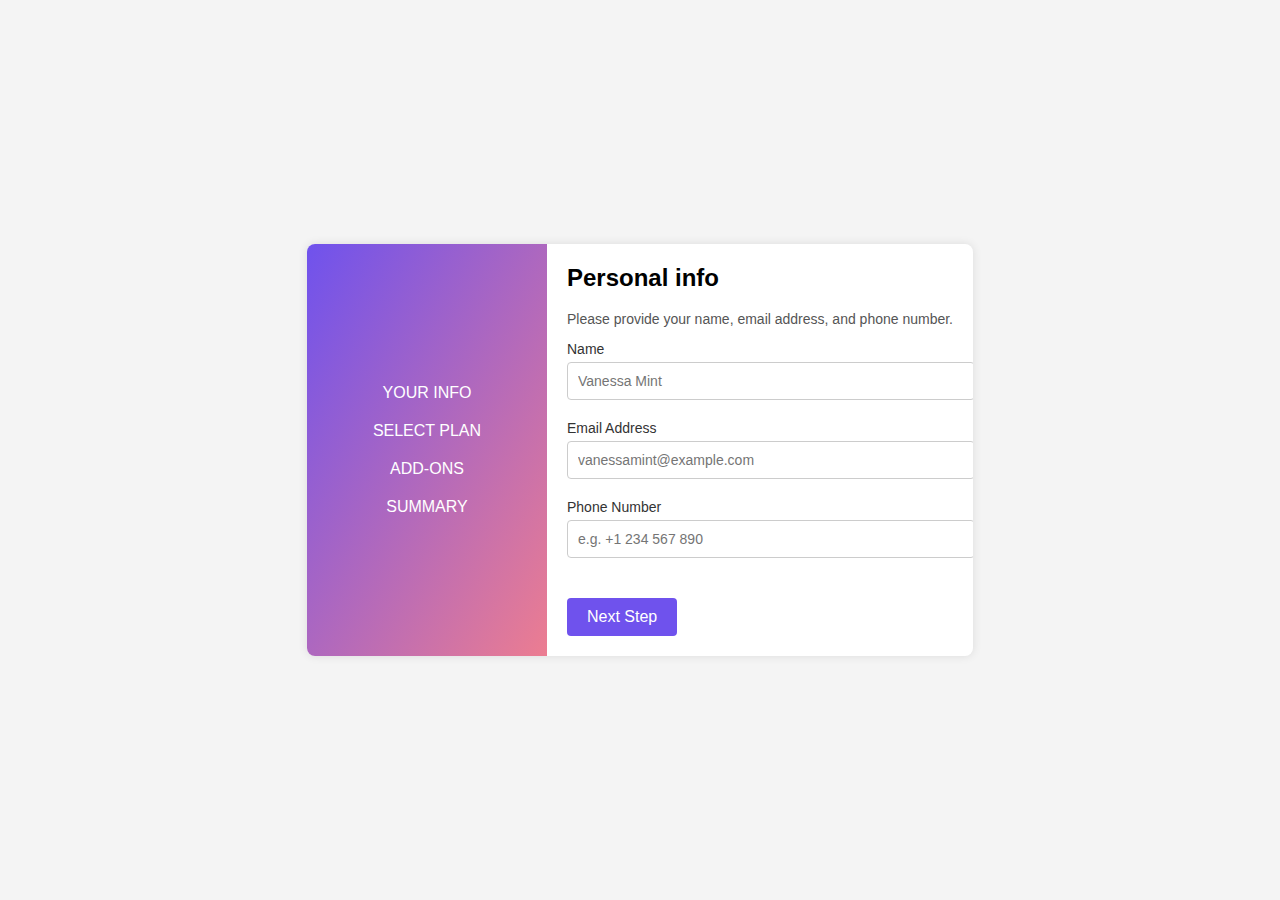
<file: index.html>
<!DOCTYPE html>
<html lang="en">
<head>
    <meta charset="UTF-8">
    <meta name="viewport" content="width=device-width, initial-scale=1.0">
    <title>Personal Info Form</title>
    <link rel="stylesheet" href="index.css">
</head>
<body>
    <div class="container">
        <div class="sidebar">
            <ol>
                <li>YOUR INFO</li>
                <li>SELECT PLAN</li>
                <li>ADD-ONS</li>
                <li>SUMMARY</li>
            </ol>
        </div>
        <div class="form-container">
            <h2>Personal info</h2>
            <p>Please provide your name, email address, and phone number.</p>
            <form>
                <div class="form-group">
                    <label for="name">Name</label>
                    <input type="text" id="name" placeholder="Vanessa Mint">
                </div>
                <div class="form-group">
                    <label for="email">Email Address</label>
                    <input type="email" id="email" placeholder="vanessamint@example.com">
                </div>
                <div class="form-group">
                    <label for="phone">Phone Number</label>
                    <input type="tel" id="phone" placeholder="e.g. +1 234 567 890">
                    <span class="error">This field is required</span>
                </div>
                <a href="plan.html" class="next-step">Next Step</a>
            </form>
        </div>
    </div>
</body>
</html>
</file>
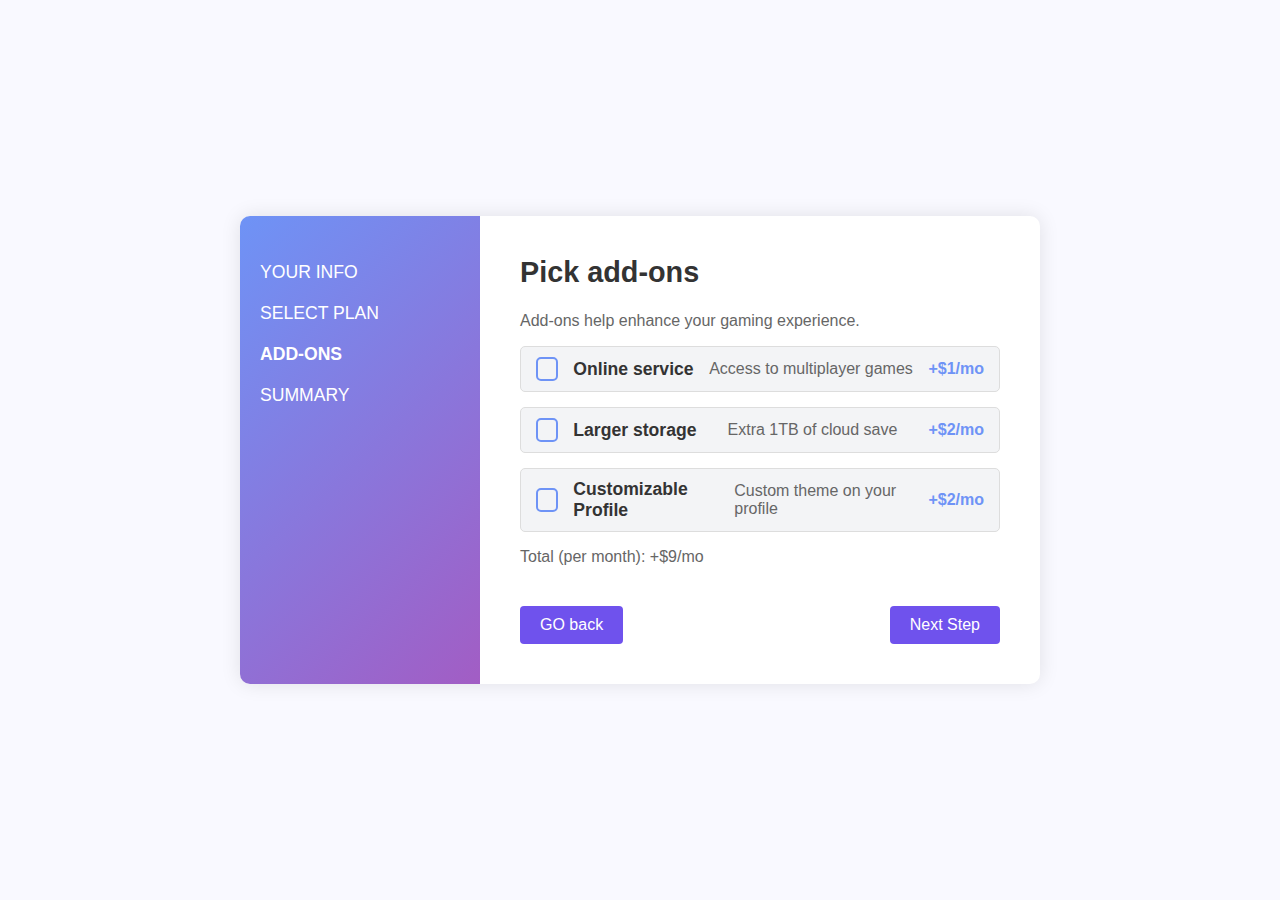
<file: ads.html>
<!DOCTYPE html>
<html lang="en">
<head>
    <meta charset="UTF-8">
    <meta name="viewport" content="width=device-width, initial-scale=1.0">
    <title>Pick Add-ons</title>
    <link rel="stylesheet" href="ads.css">
</head>
<body>
    <div class="container">
        <div class="sidebar">
            <ol>
                <li>YOUR INFO</li>
                <li>SELECT PLAN</li>
                <li class="active">ADD-ONS</li>
                <li>SUMMARY</li>
            </ol>
        </div>
        <div class="form-container">
            <h2>Pick add-ons</h2>
            <p>Add-ons help enhance your gaming experience.</p>
            <form id="addonsForm">
                <div class="addon">
                    <label>
                        <input type="checkbox" name="addon" class="addon-checkbox" data-price="1" value="online-service">
                        <span class="checkbox-custom"></span>
                        <div class="addon-info">
                            <h3>Online service</h3>
                            <p>Access to multiplayer games</p>
                            <span class="price">+$1/mo</span>
                        </div>
                    </label>
                </div>
                <div class="addon">
                    <label>
                        <input type="checkbox" name="addon" class="addon-checkbox" data-price="2" value="larger-storage">
                        <span class="checkbox-custom"></span>
                        <div class="addon-info">
                            <h3>Larger storage</h3>
                            <p>Extra 1TB of cloud save</p>
                            <span class="price">+$2/mo</span>
                        </div>
                    </label>
                </div>
                <div class="addon">
                    <label>
                        <input type="checkbox" name="addon" class="addon-checkbox" data-price="2" value="customizable-profile">
                        <span class="checkbox-custom"></span>
                        <div class="addon-info">
                            <h3>Customizable Profile</h3>
                            <p>Custom theme on your profile</p>
                            <span class="price">+$2/mo</span>
                        </div>
                    </label>
                </div>
                <div class="summary">
                    <p>Total (per month): <span id="total-price">+$9/mo</span></p>
                </div>
                <div class="buttons">
                    <a href="plan.html" class="next-step">GO back</a>
                    <a href="finish.html" class="next-step">Next Step</a>
                </div>
            </form>
        </div>
    </div>
    <script src="ads.js"></script>
</body>
</html>
</file>
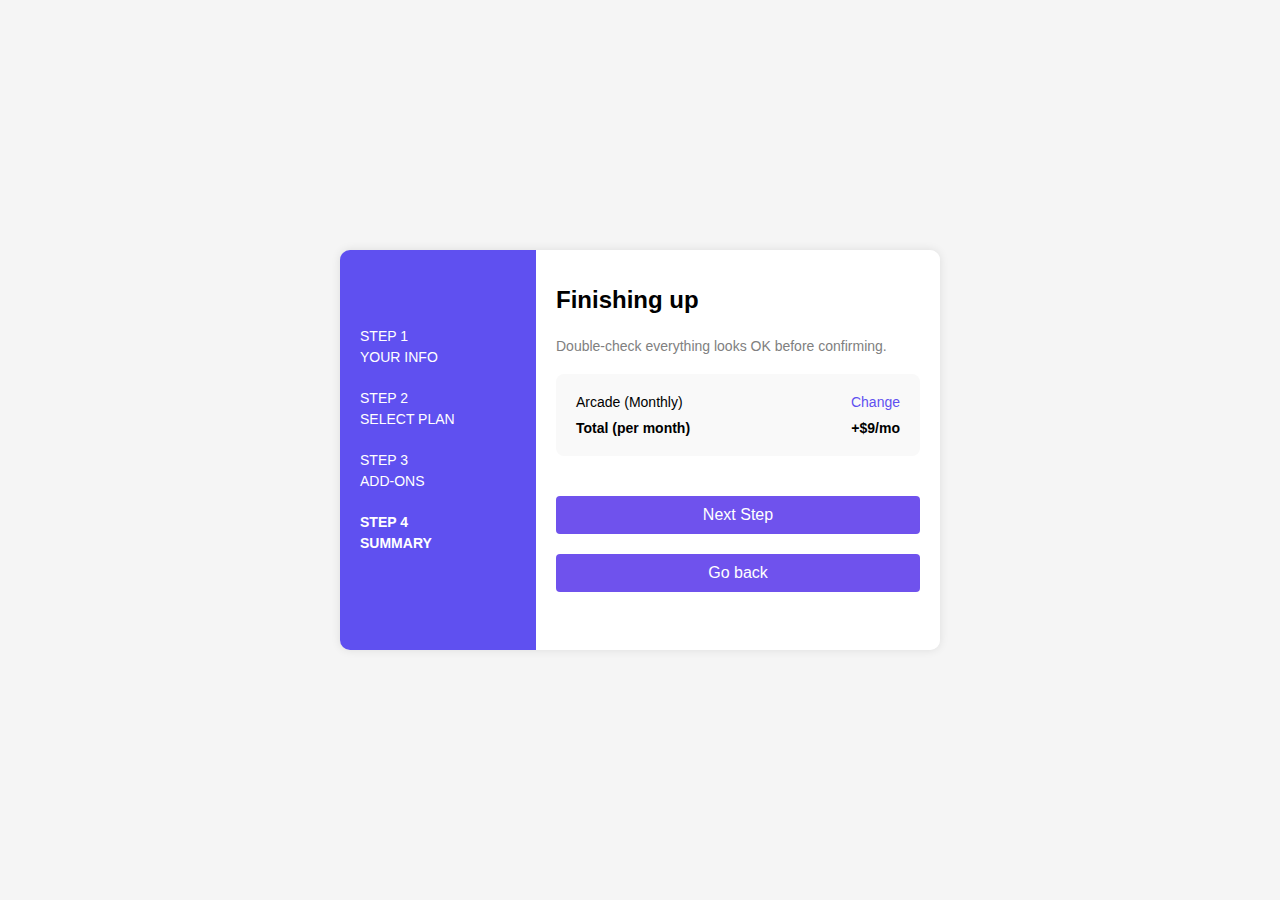
<file: finish.html>
<!DOCTYPE html>
<html lang="en">
<head>
    <meta charset="UTF-8">
    <meta name="viewport" content="width=device-width, initial-scale=1.0">
    <title>Summary Page</title>
    <link rel="stylesheet" href="finish.css">
</head>
<body>
    <div class="container">
        <div class="sidebar">
            <div class="step">STEP 1<br>YOUR INFO</div>
            <div class="step">STEP 2<br>SELECT PLAN</div>
            <div class="step">STEP 3<br>ADD-ONS</div>
            <div class="step active">STEP 4<br>SUMMARY</div>
        </div>
        <div class="content">
            <h1>Finishing up</h1>
            <p>Double-check everything looks OK before confirming.</p>
            <div class="summary">
                <div class="plan">
                    <span>Arcade (Monthly)</span>
                    <a href="plan.html">Change</a>
                </div>
                <div id="selected-addons"></div>
                <div class="total">Total (per month) <span id="total-price">+$9/mo</span></div>
            </div>
            <a href="thank.html" class="next-step">Next Step</a>
            <a href="ads.html" class="next-step">Go back</a>
        </div>
    </div>
    <script src="finish.js"></script>
</body>
</html>
</file>
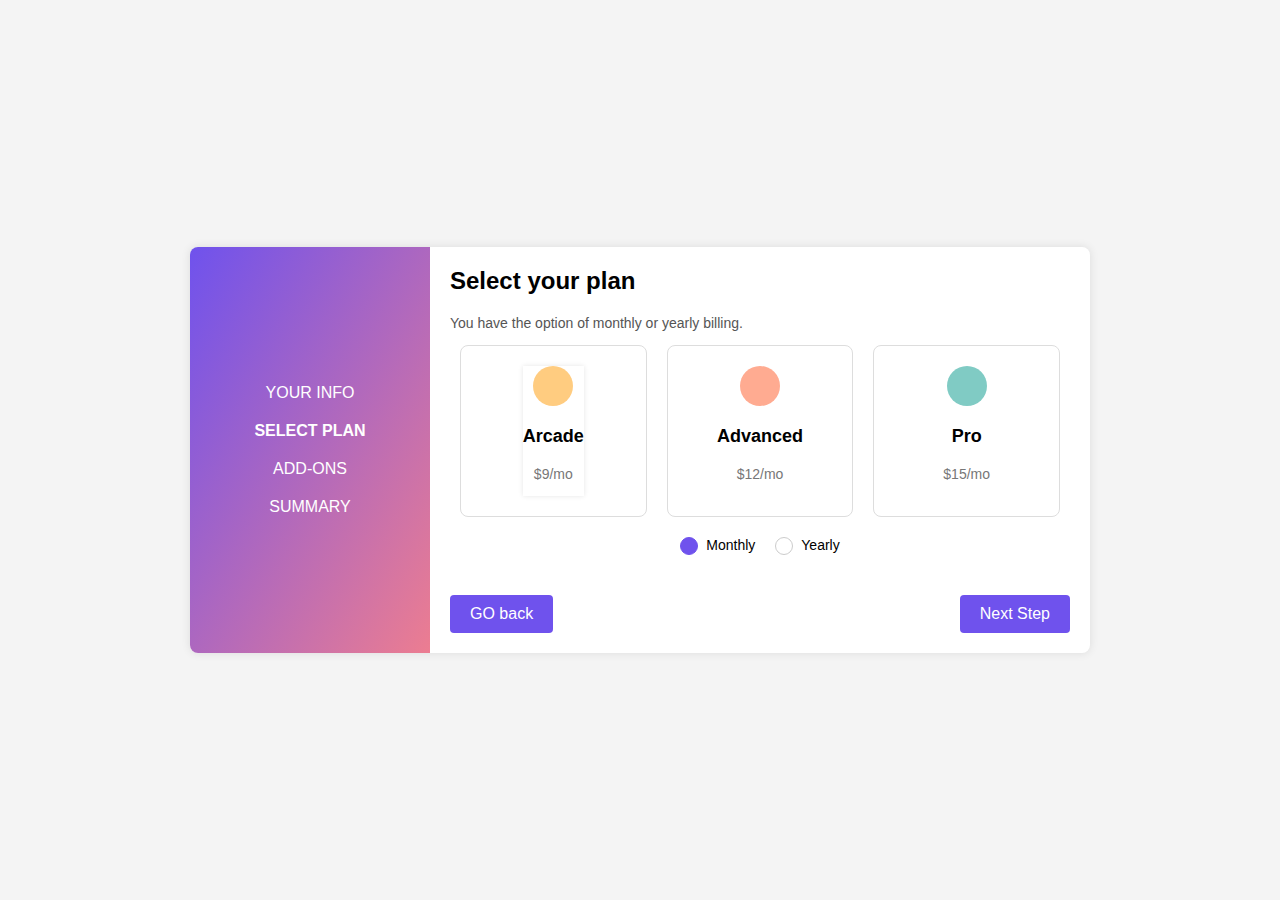
<file: plan.html>
<!DOCTYPE html>
<html lang="en">
<head>
    <meta charset="UTF-8">
    <meta name="viewport" content="width=device-width, initial-scale=1.0">
    <title>Select Your Plan</title>
    <link rel="stylesheet" href="plan.css">
</head>
<body>
    <div class="container">
        <div class="sidebar">
            <ol>
                <li>YOUR INFO</li>
                <li class="active">SELECT PLAN</li>
                <li>ADD-ONS</li>
                <li>SUMMARY</li>
            </ol>
        </div>
        <div class="form-container">
            <h2>Select your plan</h2>
            <p>You have the option of monthly or yearly billing.</p>
            <form id="planForm">
                <div class="plans">
                    <label class="plan">
                        <input type="radio" name="plan" value="arcade" checked>
                        <div class="plan-details">
                            <div class="icon arcade"></div>
                            <h3>Arcade</h3>
                            <p class="price" data-monthly="$9/mo" data-yearly="$90/yr">$9/mo</p>
                        </div>
                    </label>
                    <label class="plan">
                        <input type="radio" name="plan" value="advanced">
                        <div class="plan-details">
                            <div class="icon advanced"></div>
                            <h3>Advanced</h3>
                            <p class="price" data-monthly="$12/mo" data-yearly="$120/yr">$12/mo</p>
                        </div>
                    </label>
                    <label class="plan">
                        <input type="radio" name="plan" value="pro">
                        <div class="plan-details">
                            <div class="icon pro"></div>
                            <h3>Pro</h3>
                            <p class="price" data-monthly="$15/mo" data-yearly="$150/yr">$15/mo</p>
                        </div>
                    </label>
                </div>
                <div class="billing-toggle">
                    <label>
                        <input type="radio" name="billing" value="monthly" checked>
                        <span>Monthly</span>
                    </label>
                    <label>
                        <input type="radio" name="billing" value="yearly">
                        <span>Yearly</span>
                    </label>
                </div>
                <div class="form-actions">
                <a href="index.html" class="next-step">GO back</a>
                <a href="ads.html" class="next-step">Next Step</a>
                </div>
            </form>
        </div>
    </div>
    <script src="plan.css"></script>
</body>
</html>
</file>
<file: index.css>
/* General styles */
body {
    font-family: Arial, sans-serif;
    background-color: #f4f4f4;
    display: flex;
    justify-content: center;
    align-items: center;
    height: 100vh;
    margin: 0;
}

.container {
    display: flex;
    background-color: #fff;
    box-shadow: 0 0 10px rgba(0, 0, 0, 0.1);
    border-radius: 8px;
    overflow: hidden;
}

.sidebar {
    background: linear-gradient(to bottom right, #6f52ed, #ec7d91);
    padding: 20px;
    color: white;
    display: flex;
    flex-direction: column;
    justify-content: center;
    align-items: center;
    width: 200px;
}

.sidebar ol {
    list-style: none;
    padding: 0;
    margin: 0;
    text-align: center;
}

.sidebar li {
    padding: 10px 0;
    font-size: 16px;
}

.form-container {
    padding: 20px;
    flex-grow: 1;
}

h2 {
    margin-top: 0;
    font-size: 24px;
}

p {
    font-size: 14px;
    color: #555;
}

.form-group {
    margin-bottom: 20px;
}

.form-group label {
    display: block;
    margin-bottom: 5px;
    font-size: 14px;
    color: #333;
}

.form-group input {
    width: 100%;
    padding: 10px;
    font-size: 14px;
    border: 1px solid #ccc;
    border-radius: 4px;
}

.form-group input:focus {
    border-color: #6f52ed;
    outline: none;
    box-shadow: 0 0 5px rgba(111, 82, 237, 0.5);
}

.error {
    color: #ff4d4d;
    font-size: 12px;
    display: none;
}


.next-step {
    display: inline-block;
    padding: 10px 20px;
    background-color: #6f52ed;
    color: white;
    text-align: center;
    text-decoration: none;
    border-radius: 4px;
    margin-top: 20px;
}

.next-step:hover {
    background-color: #6f52ed;
}
</file>
<file: ads.css>
body {
    font-family: Arial, sans-serif;
    background-color: #f9f9ff;
    margin: 0;
    display: flex;
    justify-content: center;
    align-items: center;
    height: 100vh;
    color: #1f2a37;
}

.container {
    display: flex;
    background: #fff;
    border-radius: 10px;
    box-shadow: 0 0 20px rgba(0,0,0,0.1);
    overflow: hidden;
    max-width: 800px;
    width: 100%;
}

.sidebar {
    background: linear-gradient(135deg, #6e93f6, #a25dc4);
    color: #fff;
    padding: 20px;
    width: 200px;
}

.sidebar ol {
    list-style: none;
    padding: 0;
}

.sidebar li {
    padding: 10px 0;
    font-size: 1.1em;
}

.sidebar .active {
    color: #fff;
    font-weight: bold;
}

.form-container {
    padding: 40px;
    flex: 1;
}

h2 {
    margin-top: 0;
    font-size: 1.8em;
    color: #333;
}

p {
    color: #666;
}

.addon {
    background: #f3f4f6;
    border: 1px solid #ddd;
    border-radius: 5px;
    margin-bottom: 15px;
    padding: 10px 15px;
    display: flex;
    align-items: center;
}

.addon label {
    display: flex;
    align-items: center;
    width: 100%;
    cursor: pointer;
}

.checkbox-custom {
    width: 20px;
    height: 20px;
    border: 2px solid #6e93f6;
    border-radius: 5px;
    margin-right: 15px;
    position: relative;
    display: inline-block;
}

.checkbox-custom:after {
    content: "";
    width: 10px;
    height: 10px;
    background: #6e93f6;
    position: absolute;
    top: 2px;
    left: 2px;
    border-radius: 3px;
    display: none;
}

input[type="checkbox"] {
    display: none;
}

input[type="checkbox"]:checked + .checkbox-custom:after {
    display: block;
}

.addon-info {
    display: flex;
    justify-content: space-between;
    width: 100%;
    align-items: center;
}

.addon-info h3 {
    margin: 0;
    font-size: 1.1em;
    color: #333;
}

.addon-info p {
    margin: 0;
    color: #666;
}

.price {
    font-weight: bold;
    color: #6e93f6;
}
.next-step {
    display: inline-block;
    padding: 10px 20px;
    background-color: #6f52ed;
    color: white;
    text-align: center;
    text-decoration: none;
    border-radius: 4px;
    margin-top: 20px;
}


.buttons {
    display: flex;
    justify-content: space-between;
    margin-top: 20px;
}

button {
    background: #6e93f6;
    color: #fff;
    border: none;
    padding: 10px 15px;
    border-radius: 5px;
    cursor: pointer;
    font-size: 1em;
}

button:hover {
    background: #5875d9;
}
</file>
<file: finish.css>
body {
    font-family: Arial, sans-serif;
    background-color: #f5f5f5;
    display: flex;
    justify-content: center;
    align-items: center;
    height: 100vh;
    margin: 0;
    padding: 0;
}

.container {
    display: flex;
    width: 600px;
    height: 400px;
    box-shadow: 0 0 10px rgba(0, 0, 0, 0.1);
    border-radius: 10px;
    overflow: hidden;
}

.sidebar {
    background-color: #5f50f0;
    color: white;
    padding: 20px;
    width: 30%;
    display: flex;
    flex-direction: column;
    justify-content: center;
    align-items: flex-start;
}

.step {
    margin-bottom: 20px;
    font-size: 14px;
    line-height: 1.5;
}

.step.active {
    font-weight: bold;
}

.content {
    background-color: white;
    padding: 20px;
    width: 70%;
    display: flex;
    flex-direction: column;
    justify-content: flex-start;
}

h1 {
    font-size: 24px;
    margin-bottom: 10px;
}

p {
    color: gray;
    margin-bottom: 20px;
    font-size: 14px;
}

.summary {
    background-color: #f9f9f9;
    padding: 20px;
    border-radius: 8px;
    margin-bottom: 20px;
    font-size: 14px;
}

.plan {
    display: flex;
    justify-content: space-between;
    margin-bottom: 10px;
    font-size: 14px;
}

.plan a {
    color: #5f50f0;
    text-decoration: none;
    cursor: pointer;
}

.addon {
    display: flex;
    justify-content: space-between;
    margin-bottom: 10px;
    font-size: 14px;
}

.total {
    display: flex;
    justify-content: space-between;
    font-weight: bold;
    margin-top: 10px;
    font-size: 14px;
}

.confirm-button {
    background-color: #5f50f0;
    color: white;
    padding: 10px 20px;
    border: none;
    border-radius: 5px;
    font-size: 14px;
    cursor: pointer;
    align-self: flex-end;
}

.confirm-button:hover {
    background-color: #4a3cc4;
}

.go-back {
    display: block;
    margin-top: 10px;
    color: gray;
    text-decoration: none;
    cursor: pointer;
    font-size: 12px;
    align-self: flex-start;
}

.go-back:hover {
    text-decoration: underline;
}
.next-step {
    display: inline-block;
    padding: 10px 20px;
    background-color: #6f52ed;
    color: white;
    text-align: center;
    text-decoration: none;
    border-radius: 4px;
    margin-top: 20px;
}
</file>
<file: plan.css>
/* General styles */
body {
    font-family: Arial, sans-serif;
    background-color: #f4f4f4;
    display: flex;
    justify-content: center;
    align-items: center;
    height: 100vh;
    margin: 0;
}

.container {
    display: flex;
    background-color: #fff;
    box-shadow: 0 0 10px rgba(0, 0, 0, 0.1);
    border-radius: 8px;
    overflow: hidden;
    max-width: 900px;
    width: 100%;
}

.sidebar {
    background: linear-gradient(to bottom right, #6f52ed, #ec7d91);
    padding: 20px;
    color: white;
    display: flex;
    flex-direction: column;
    justify-content: center;
    align-items: center;
    width: 200px;
}

.sidebar ol {
    list-style: none;
    padding: 0;
    margin: 0;
    text-align: center;
}

.sidebar li {
    padding: 10px 0;
    font-size: 16px;
}

.sidebar li.active {
    font-weight: bold;
}

.form-container {
    padding: 20px;
    flex-grow: 1;
}

h2 {
    margin-top: 0;
    font-size: 24px;
}

p {
    font-size: 14px;
    color: #555;
}

.plans {
    display: flex;
    justify-content: space-between;
    margin-bottom: 20px;
}

.plan {
    flex: 1;
    border: 1px solid #ddd;
    border-radius: 8px;
    padding: 20px;
    text-align: center;
    margin: 0 10px;
    position: relative;
    cursor: pointer;
    display: flex;
    flex-direction: column;
    align-items: center;
    transition: border-color 0.3s;
}

.plan input[type="radio"] {
    display: none;
}

.plan .plan-details {
    display: flex;
    flex-direction: column;
    align-items: center;
}

.plan .icon {
    height: 40px;
    width: 40px;
    margin-bottom: 10px;
}

.plan .icon.arcade {
    background-color: #ffcc80;
    border-radius: 50%;
}

.plan .icon.advanced {
    background-color: #ffab91;
    border-radius: 50%;
}

.plan .icon.pro {
    background-color: #80cbc4;
    border-radius: 50%;
}

.plan h3 {
    margin: 10px 0 5px;
    font-size: 18px;
}

.plan p {
    font-size: 14px;
    color: #777;
}

.plan:hover, 
.plan input[type="radio"]:checked + .plan-details {
    border-color: #6f52ed;
    box-shadow: 0 0 5px rgba(0, 0, 0, 0.1);
}

.billing-toggle {
    display: flex;
    justify-content: center;
    margin-bottom: 20px;
}

.billing-toggle label {
    margin: 0 10px;
    font-size: 14px;
    cursor: pointer;
}

.billing-toggle input[type="radio"] {
    display: none;
}

.billing-toggle input[type="radio"] + span::before {
    content: '';
    display: inline-block;
    width: 16px;
    height: 16px;
    border: 1px solid #ccc;
    border-radius: 50%;
    margin-right: 8px;
    vertical-align: middle;
}

.billing-toggle input[type="radio"]:checked + span::before {
    background-color: #6f52ed;
    border-color: #6f52ed;
}

.form-actions {
    display: flex;
    justify-content: space-between;
}

button.go-back,
button.next-step {
    background-color: #2051ff;
    color: white;
    padding: 10px 20px;
    border: none;
    border-radius: 4px;
    cursor: pointer;
    font-size: 14px;
}
.next-step {
    display: inline-block;
    padding: 10px 20px;
    background-color: #6f52ed;
    color: white;
    text-align: center;
    text-decoration: none;
    border-radius: 4px;
    margin-top: 20px;
}

.next-step:hover {
    background-color: #6f52ed;
}
button.go-back {
    background-color: #ccc;
}

button.go-back:hover {
    background-color: #bbb;
}

button.next-step:hover {
    background-color: #3f70ff;
}
</file>
